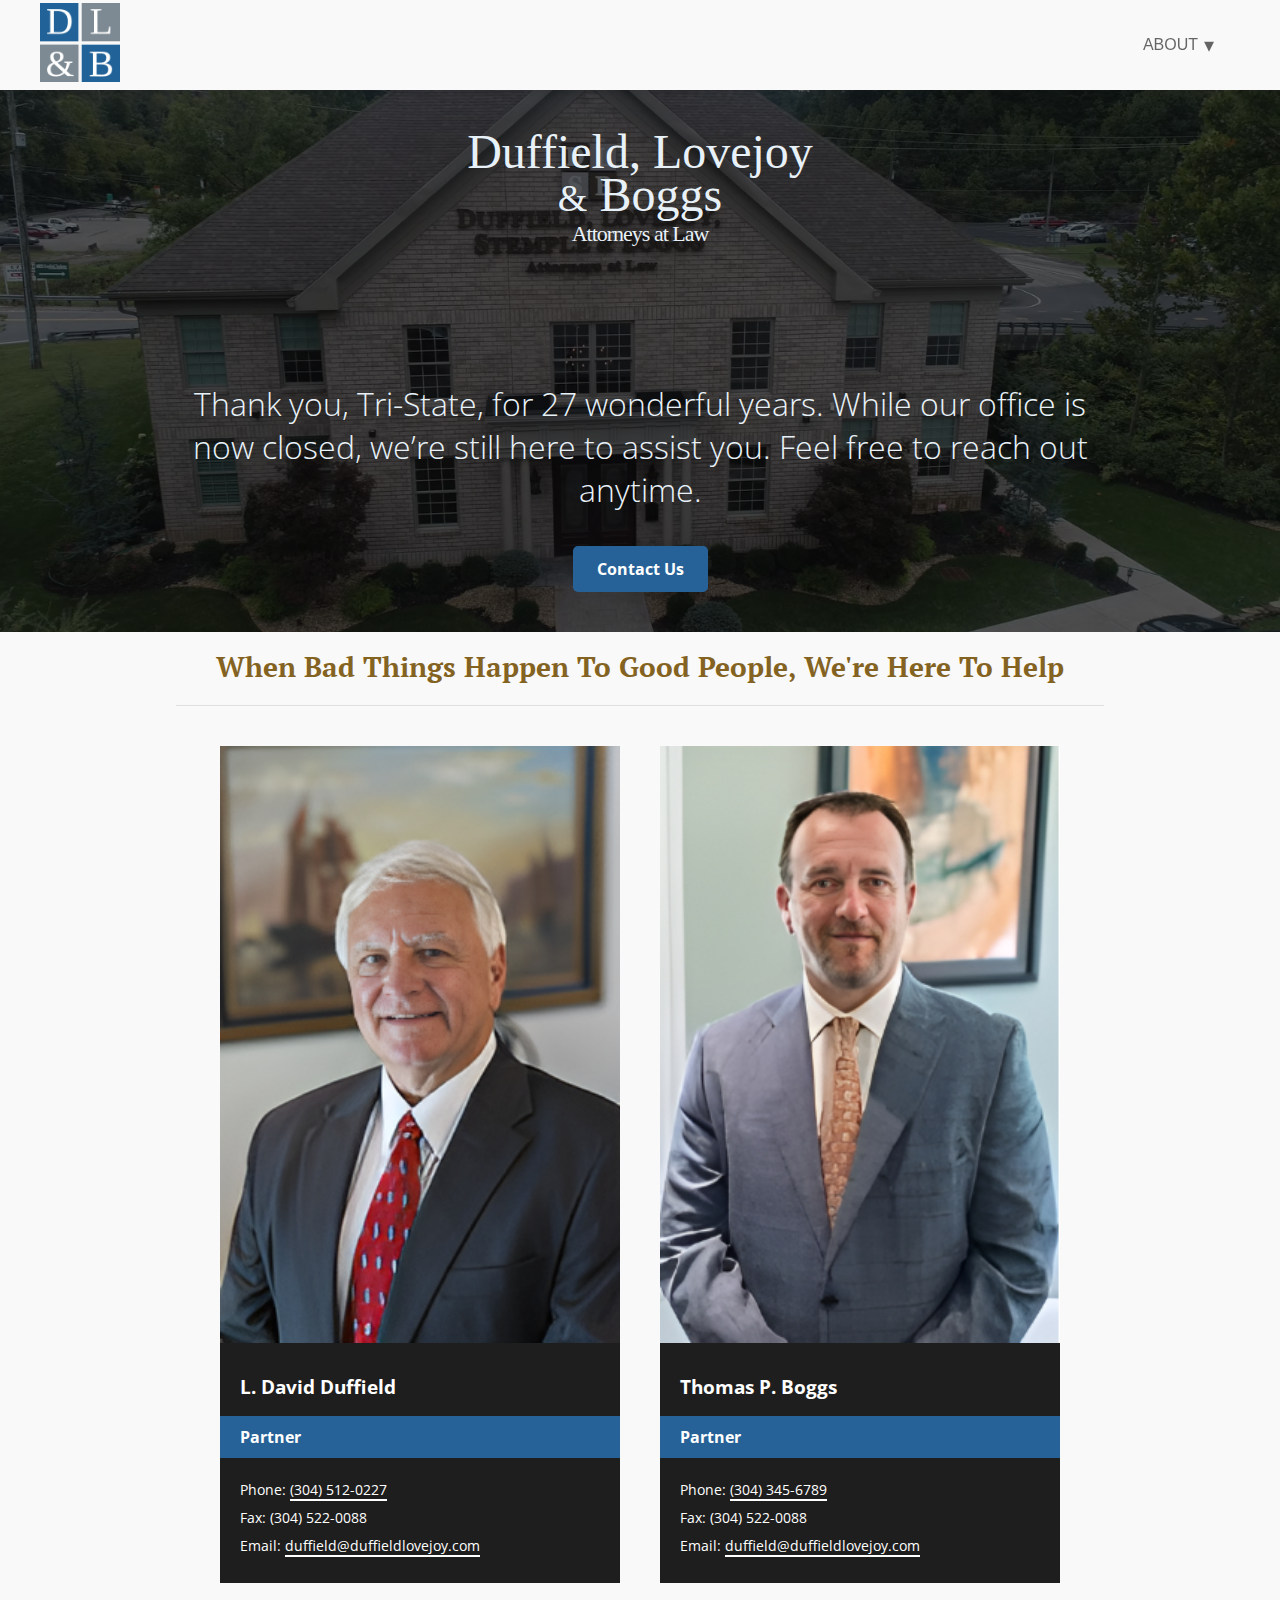
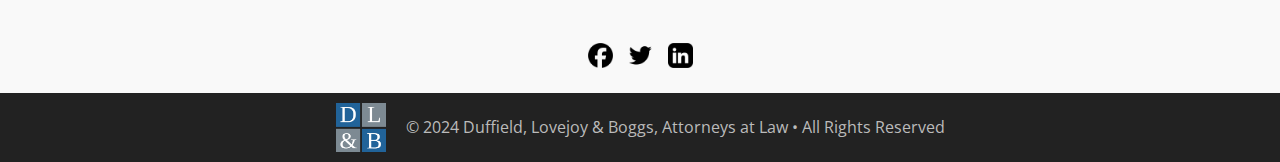
<file: index.html>
<!DOCTYPE html>
<html lang="en">
  <head>
    <meta charset="UTF-8" />
    <meta name="viewport" content="width=device-width, initial-scale=1.0" />
    <title>
      Personal Injury & Car Accident Attorneys in Huntington, WV | Duffield,
      Lovejoy & Boggs
    </title>
    <meta
      name="description"
      content="Experienced personal injury and car accident attorneys in Huntington, WV. Contact Duffield, Lovejoy & Boggs for compassionate legal representation."
    />
    <link rel="icon" href="images/logo.ico" type="image/x-icon" />
    <link rel="stylesheet" href="styles.css" />
    <script type="application/ld+json">
      {
        "@context": "http://schema.org",
        "@type": "LegalService",
        "name": "Duffield, Lovejoy & Boggs",
        "url": "http://www.duffieldlovejoy.com",
        "logo": "http://www.duffieldlovejoy.com/images/logo.png",
        "sameAs": [
          "https://www.facebook.com/duffieldlovejoy",
          "https://twitter.com/duffieldlovejoy"
        ],
        "telephone": "+13045120227"
      }
    </script>
  </head>
  <body>
    <!-- Navbar -->
    <nav class="navbar">
      <div class="container">
        <div class="logo">
          <img src="images/logo.png" alt="DL&B Logo" />
        </div>

        <div class="nav-links">
          <!-- Dropdown Menu -->
          <div class="dropdown">
            <button class="dropdown-toggle">ABOUT</button>
            <div class="dropdown-menu">
              <a href="david-duffield.html">L. David Duffield</a>
              <a href="thomas-boggs.html">Thomas P. Boggs</a>
            </div>
          </div>
        </div>
      </div>
    </nav>
    <!-- Header Section -->
    <header>
      <div class="container-small">
        <div class="header-text">
          <h1>
            Duffield, Lovejoy<br />
            <span>&</span> Boggs
          </h1>
          <h2>Attorneys at Law</h2>
          <p>
            Thank you, Tri-State, for 27 wonderful years. While our office is
            now closed, we’re still here to assist you. Feel free to reach out
            anytime.
          </p>
          <a href="#contact" class="cta-button">Contact Us</a>
          <!-- CTA Button -->
        </div>
      </div>
    </header>

    <!-- Main Content Container (Max width 1200px) -->
    <div class="container">
      <!-- Team Section -->
      <div class="quote">
        <blockquote>
          <h2>When Bad Things Happen To Good People, We're Here To Help</h2>
        </blockquote>
        <div class="divider" id="contact"></div>
      </div>
    </div>

    <div class="container">
      <div class="card-container">
        <!-- Your card elements here -->
        <div class="card">
          <img
            src="images/david-duffield.png"
            alt="L. David Duffield"
            class="card-image"
          />
          <div class="card-content">
            <h2>L. David Duffield</h2>
            <p class="position">Partner</p>

            <ul class="contact-info">
              <li>Phone: <a href="tel:+13045120227">(304) 512-0227</a></li>
              <li>Fax: (304) 522-0088</li>
              <li>
                Email:
                <a href="mailto:duffield@duffieldlovejoy.com"
                  >duffield@duffieldlovejoy.com</a
                >
              </li>
            </ul>
          </div>
        </div>

        <div class="card">
          <img
            src="images/thom-boggs.jpg"
            alt="Thomas P. Boggs"
            class="card-image"
          />
          <div class="card-content">
            <h2>Thomas P. Boggs</h2>
            <p class="position">Partner</p>

            <ul class="contact-info">
              <li>Phone: <a href="tel:+13043456789">(304) 345-6789</a></li>
              <li>Fax: (304) 522-0088</li>
              <li>
                Email:
                <a href="mailto:duffield@duffieldlovejoy.com"
                  >duffield@duffieldlovejoy.com</a
                >
              </li>
            </ul>
          </div>
        </div>
      </div>
    </div>

    <!-- Stay Connected Section -->
    <div class="stay-connected">
      <div class="social-media">
        <a
          href="https://www.facebook.com/DuffieldLovejoy/"
          target="_blank"
          aria-label="Facebook"
        >
          <img src="images/facebook-icon.png" alt="Facebook" />
        </a>
        <a
          href="https://twitter.com/DuffieldLovejoy/"
          target="_blank"
          aria-label="Twitter"
        >
          <img src="images/twitter-icon.png" alt="Twitter" />
        </a>
        <a
          href="https://www.linkedin.com/company/duffield-lovejoy-stemple-&-boggs/"
          target="_blank"
          aria-label="LinkedIn"
        >
          <img src="images/linkedin-icon.png" alt="LinkedIn" />
        </a>
      </div>
    </div>
    <!-- Footer -->
    <footer>
      <div class="footer-content">
        <img src="images/logo.png" alt="DL&B Logo" class="footer-logo" />
        <p>
          © 2024 Duffield, Lovejoy & Boggs, Attorneys at Law • All Rights
          Reserved
        </p>
      </div>
    </footer>
  </body>
</html>
</file>
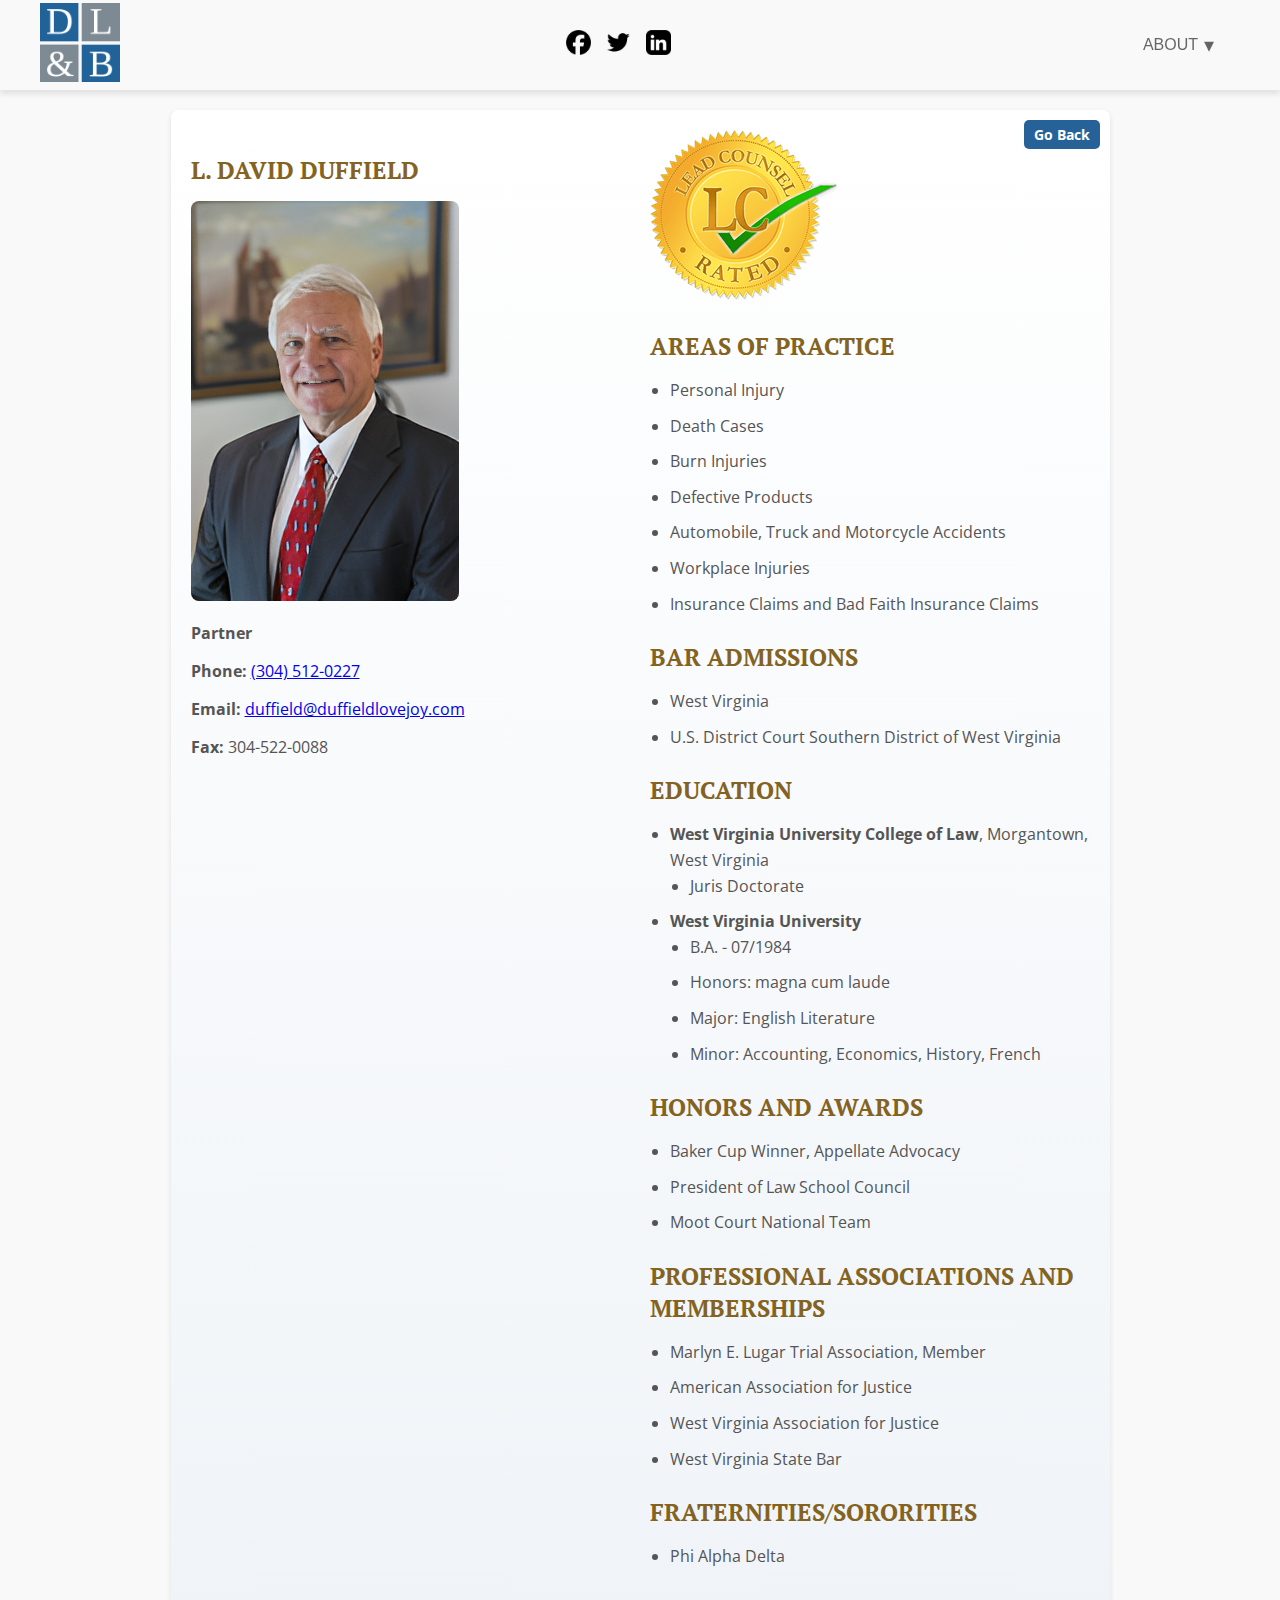
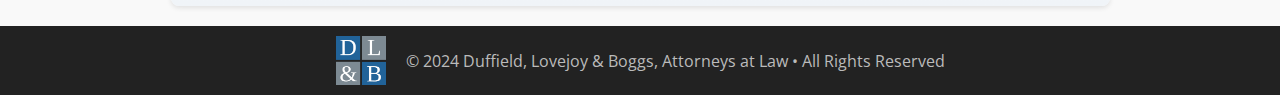
<file: david-duffield.html>
<!DOCTYPE html>
<html lang="en">
  <head>
    <meta charset="UTF-8" />
    <meta name="viewport" content="width=device-width, initial-scale=1.0" />
    <title>Contact Information</title>
    <link rel="stylesheet" href="styles.css" />
  </head>

  <body>
    <!-- Navbar -->
    <nav class="navbar">
      <div class="container">
        <div class="logo">
          <img src="images/logo.png" alt="DL&B Logo" />
        </div>

        <!-- Social Media Icons -->
        <div class="social-media">
          <a
            href="https://www.facebook.com/DuffieldLovejoy/"
            target="_blank"
            aria-label="Facebook"
          >
            <img src="images/facebook-icon.png" alt="Facebook" />
          </a>
          <a
            href="https://twitter.com/DuffieldLovejoy/"
            target="_blank"
            aria-label="Twitter"
          >
            <img src="images/twitter-icon.png" alt="Twitter" />
          </a>
          <a
            href="https://www.linkedin.com/company/duffield-lovejoy-stemple-&-boggs/"
            target="_blank"
            aria-label="LinkedIn"
          >
            <img src="images/linkedin-icon.png" alt="LinkedIn" />
          </a>
        </div>

        <div class="nav-links">
          <!-- Dropdown Menu -->
          <div class="dropdown">
            <button class="dropdown-toggle">ABOUT</button>
            <div class="dropdown-menu">
              <a href="david-duffield.html">L. David Duffield</a>
              <a href="thomas-boggs.html">Thomas P. Boggs</a>
            </div>
          </div>
        </div>
      </div>
    </nav>

    <div class="container">
      <div class="flex-container">
        <section class="contact-section">
          <div class="contact-details">
            <a href="javascript:history.back()" class="go-back-btn">Go Back</a>
            <h3>L. David Duffield</h3>
            <img src="images/david-duffield.png" alt="L. David Duffield" />
            <p><strong>Partner</strong></p>
            <p>
              <strong>Phone:</strong>
              <a href="tel:+13045120227">(304) 512-0227</a>
            </p>
            <p>
              <strong>Email:</strong>
              <a href="mailto:duffield@duffieldlovejoy.com"
                >duffield@duffieldlovejoy.com</a
              >
            </p>
            <p><strong>Fax:</strong> 304-522-0088</p>
          </div>

          <div class="list-container">
            <img src="images/lead-counsel-logo.webp" alt="Lead Counsel Logo" />
            <h3>Areas of Practice</h3>
            <ul>
              <li>Personal Injury</li>
              <li>Death Cases</li>
              <li>Burn Injuries</li>
              <li>Defective Products</li>
              <li>Automobile, Truck and Motorcycle Accidents</li>
              <li>Workplace Injuries</li>
              <li>Insurance Claims and Bad Faith Insurance Claims</li>
            </ul>

            <h3>Bar Admissions</h3>
            <ul>
              <li>West Virginia</li>
              <li>U.S. District Court Southern District of West Virginia</li>
            </ul>

            <h3>Education</h3>
            <ul>
              <li>
                <strong>West Virginia University College of Law</strong>,
                Morgantown, West Virginia
                <ul>
                  <li>Juris Doctorate</li>
                </ul>
              </li>
              <li>
                <strong>West Virginia University</strong>
                <ul>
                  <li>B.A. - 07/1984</li>
                  <li>Honors: magna cum laude</li>
                  <li>Major: English Literature</li>
                  <li>Minor: Accounting, Economics, History, French</li>
                </ul>
              </li>
            </ul>

            <h3>Honors And Awards</h3>
            <ul>
              <li>Baker Cup Winner, Appellate Advocacy</li>
              <li>President of Law School Council</li>
              <li>Moot Court National Team</li>
            </ul>

            <h3>Professional Associations And Memberships</h3>
            <ul>
              <li>Marlyn E. Lugar Trial Association, Member</li>
              <li>American Association for Justice</li>
              <li>West Virginia Association for Justice</li>
              <li>West Virginia State Bar</li>
            </ul>

            <h3>Fraternities/Sororities</h3>
            <ul>
              <li>Phi Alpha Delta</li>
            </ul>
          </div>
        </section>
      </div>
    </div>
    <!-- Footer -->
    <footer>
      <div class="footer-content">
        <img src="images/logo.png" alt="DL&B Logo" class="footer-logo" />
        <p>
          © 2024 Duffield, Lovejoy & Boggs, Attorneys at Law • All Rights
          Reserved
        </p>
      </div>
    </footer>
  </body>
</html>
</file>
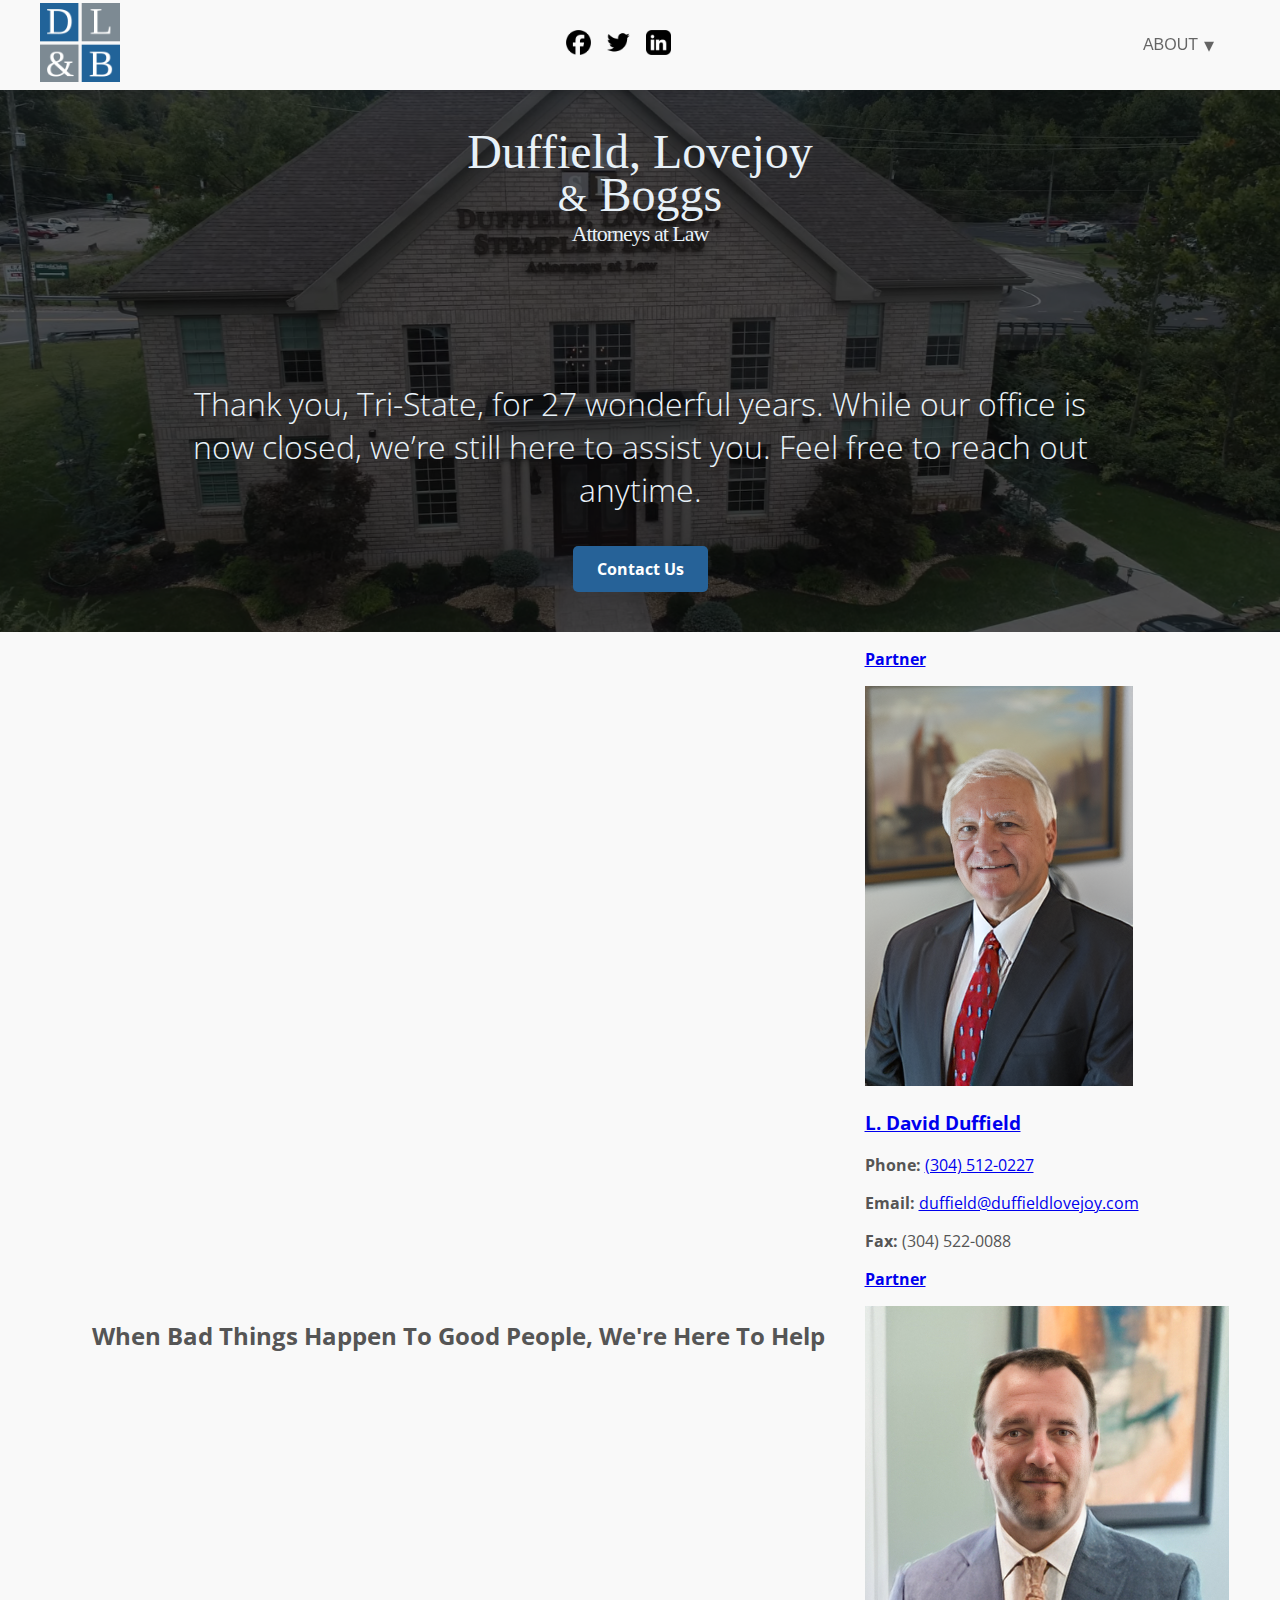
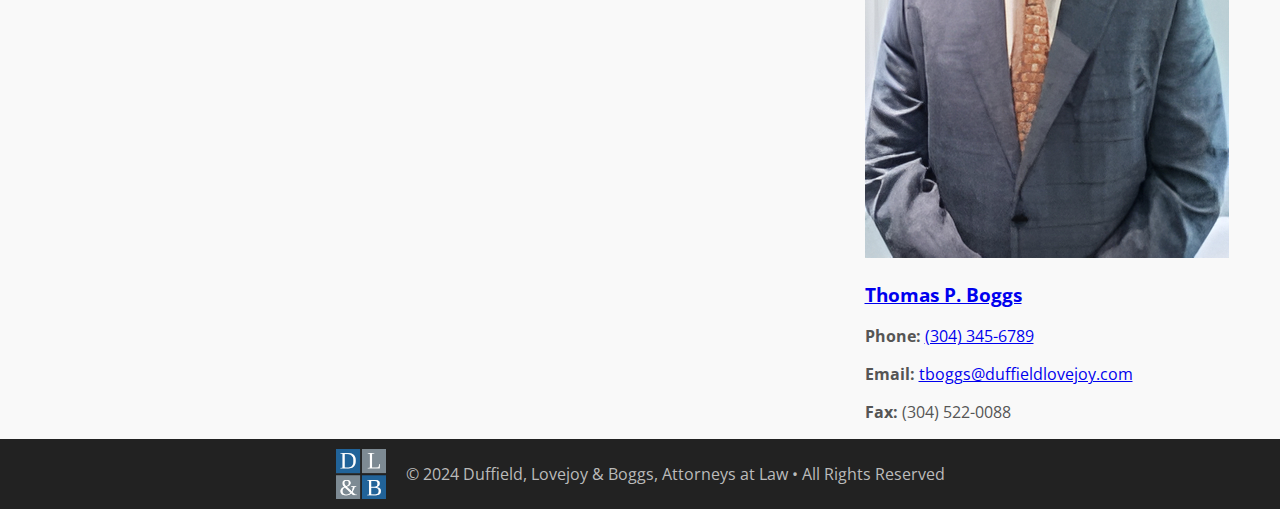
<file: fddf.html>
<!DOCTYPE html>
<html lang="en">
  <head>
    <meta charset="UTF-8" />
    <meta name="viewport" content="width=device-width, initial-scale=1.0" />
    <title>
      Personal Injury & Car Accident Attorneys in Huntington, WV | Duffield,
      Lovejoy & Boggs
    </title>
    <meta
      name="description"
      content="Experienced personal injury and car accident attorneys in Huntington, WV. Contact Duffield, Lovejoy & Boggs for compassionate legal representation."
    />
    <link rel="icon" href="images/logo.ico" type="image/x-icon" />
    <link rel="stylesheet" href="styles.css" />
    <script type="application/ld+json">
      {
        "@context": "http://schema.org",
        "@type": "LegalService",
        "name": "Duffield, Lovejoy & Boggs",
        "url": "http://www.duffieldlovejoy.com",
        "logo": "http://www.duffieldlovejoy.com/images/logo.png",
        "sameAs": [
          "https://www.facebook.com/duffieldlovejoy",
          "https://twitter.com/duffieldlovejoy"
        ],
        "telephone": "+13045120227"
      }
    </script>
  </head>
  <body>
    <!-- Navbar -->
    <nav class="navbar">
      <div class="container">
        <div class="logo">
          <img src="images/logo.png" alt="DL&B Logo" />
        </div>

        <!-- Social Media Icons -->
        <div class="social-media">
          <a
            href="https://www.facebook.com/DuffieldLovejoy/"
            target="_blank"
            aria-label="Facebook"
          >
            <img src="images/facebook-icon.png" alt="Facebook" />
          </a>
          <a
            href="https://twitter.com/DuffieldLovejoy/"
            target="_blank"
            aria-label="Twitter"
          >
            <img src="images/twitter-icon.png" alt="Twitter" />
          </a>
          <a
            href="https://www.linkedin.com/company/duffield-lovejoy-stemple-&-boggs/"
            target="_blank"
            aria-label="LinkedIn"
          >
            <img src="images/linkedin-icon.png" alt="LinkedIn" />
          </a>
        </div>

        <div class="nav-links">
          <!-- Dropdown Menu -->
          <div class="dropdown">
            <button class="dropdown-toggle">ABOUT</button>
            <div class="dropdown-menu">
              <a href="david-duffield.html">L. David Duffield</a>
              <a href="thomas-boggs.html">Thomas P. Boggs</a>
            </div>
          </div>
        </div>
      </div>
    </nav>
    <!-- Header Section -->
    <header>
      <div class="container-small">
        <div class="header-text">
          <h1>
            Duffield, Lovejoy<br />
            <span>&</span> Boggs
          </h1>
          <h2>Attorneys at Law</h2>
          <p>
            Thank you, Tri-State, for 27 wonderful years. While our office is
            now closed, we’re still here to assist you. Feel free to reach out
            anytime.
          </p>
          <a href="#contact" class="cta-button">Contact Us</a>
          <!-- CTA Button -->
        </div>
      </div>
    </header>

    <!-- Main Content Container (Max width 1200px) -->
    <div class="container">
      <!-- Team Section -->
      <div class="team-title">
        <blockquote>
          <h2>When Bad Things Happen To Good People, We're Here To Help</h2>
          <!-- Title above the team members -->
        </blockquote>
      </div>
      <section class="team" id="contact">
        <div class="member">
          <a href="david-duffield.html">
            <p><strong>Partner</strong></p>
            <img src="images/david-duffield.png" alt="L. David Duffield" />
            <h3>L. David Duffield</h3>
          </a>
          <p>
            <strong>Phone:</strong>
            <a class="card-info" href="tel:+13045120227">(304) 512-0227</a>
          </p>
          <p>
            <strong>Email:</strong>
            <a class="card-info" href="mailto:duffield@duffieldlovejoy.com"
              >duffield@duffieldlovejoy.com</a
            >
          </p>
          <p>
            <strong>Fax:</strong>
            <a class="fax-info">(304) 522-0088</a>
          </p>
        </div>
        <div class="member">
          <a href="thom-boggs.html">
            <p><strong>Partner</strong></p>
            <img src="images/thomas-boggs.jpg" alt="Thomas P. Boggs" />
            <h3>Thomas P. Boggs</h3>
          </a>
          <p>
            <strong>Phone:</strong>
            <a href="tel:+13043456789">(304) 345-6789</a>
          </p>
          <p>
            <strong>Email:</strong>
            <a href="mailto:duffield@duffieldlovejoy.com"
              >tboggs@duffieldlovejoy.com</a
            >
          </p>
          <p>
            <strong>Fax:</strong>
            <a class="fax-info">(304) 522-0088</a>
          </p>
        </div>
      </section>
    </div>
    <!-- Footer -->
    <footer>
      <div class="footer-content">
        <img src="images/logo.png" alt="DL&B Logo" class="footer-logo" />
        <p>
          © 2024 Duffield, Lovejoy & Boggs, Attorneys at Law • All Rights
          Reserved
        </p>
      </div>
    </footer>
  </body>
</html>
</file>
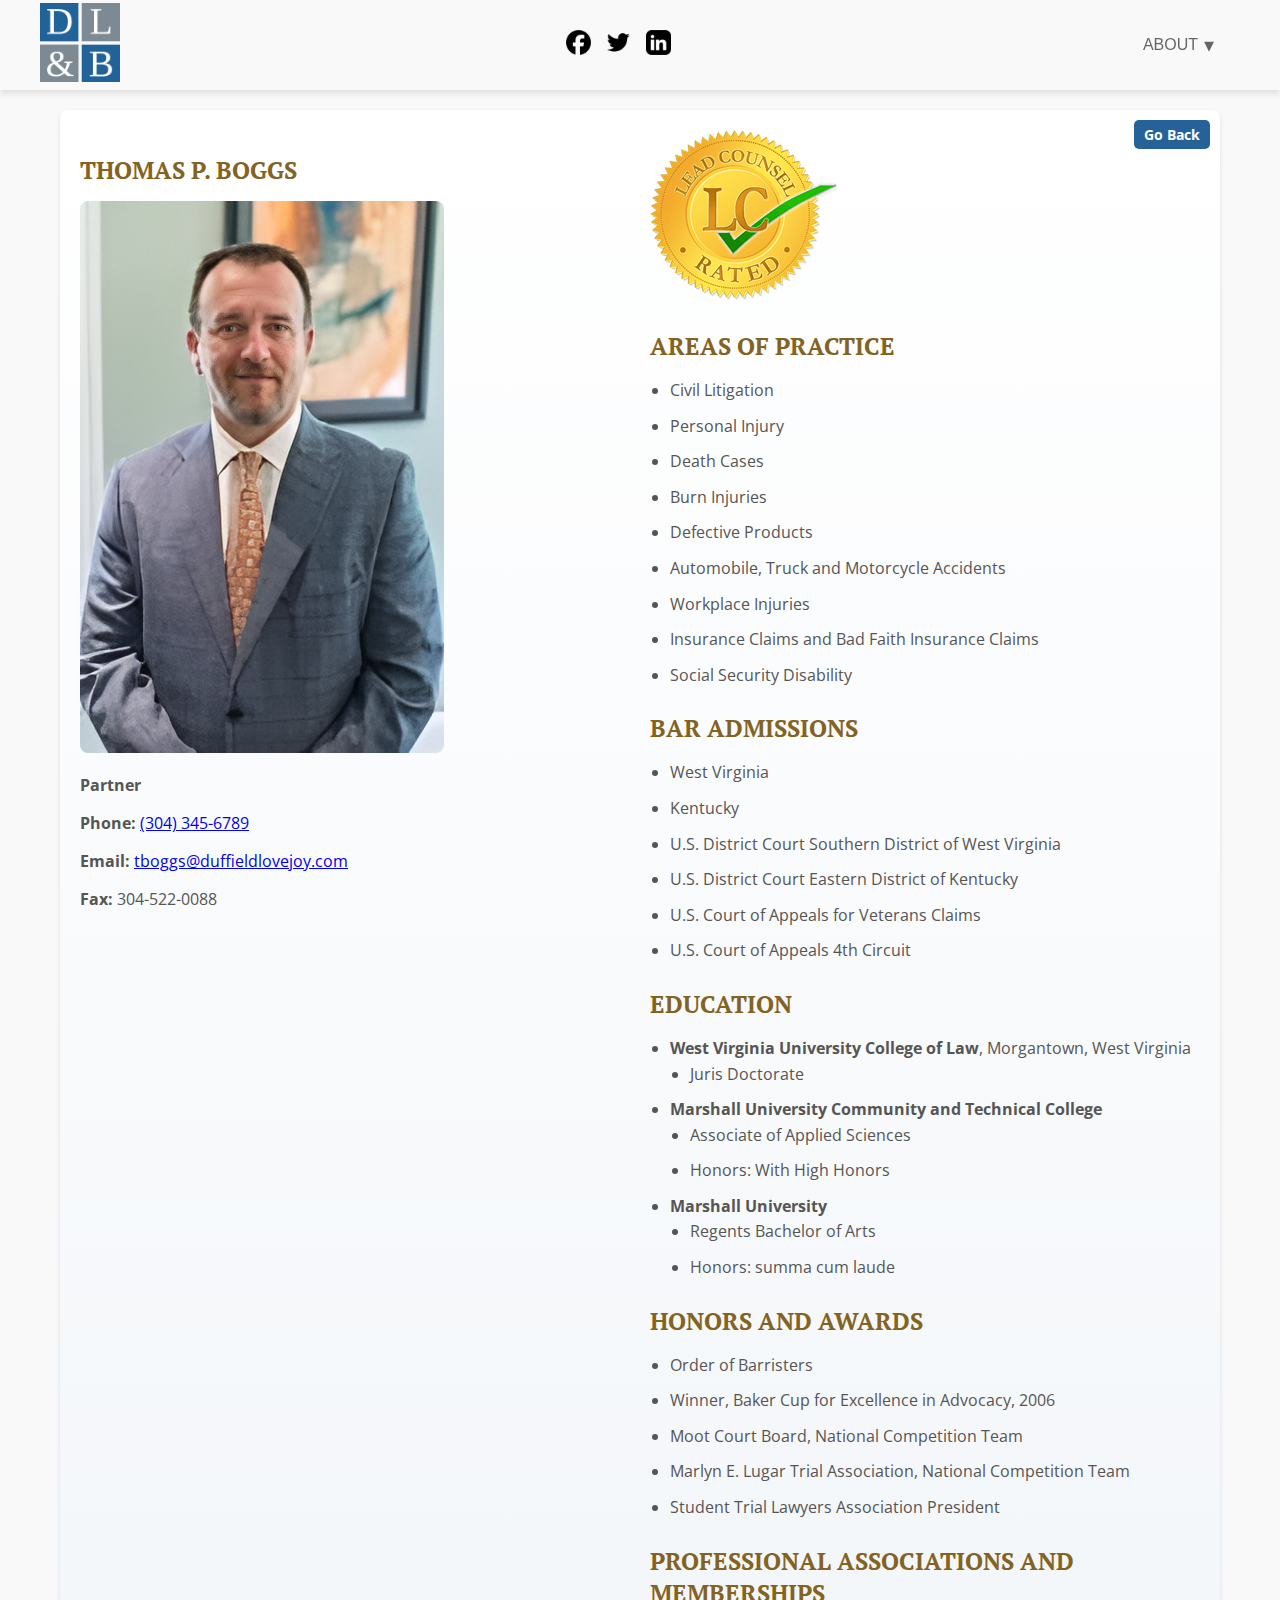
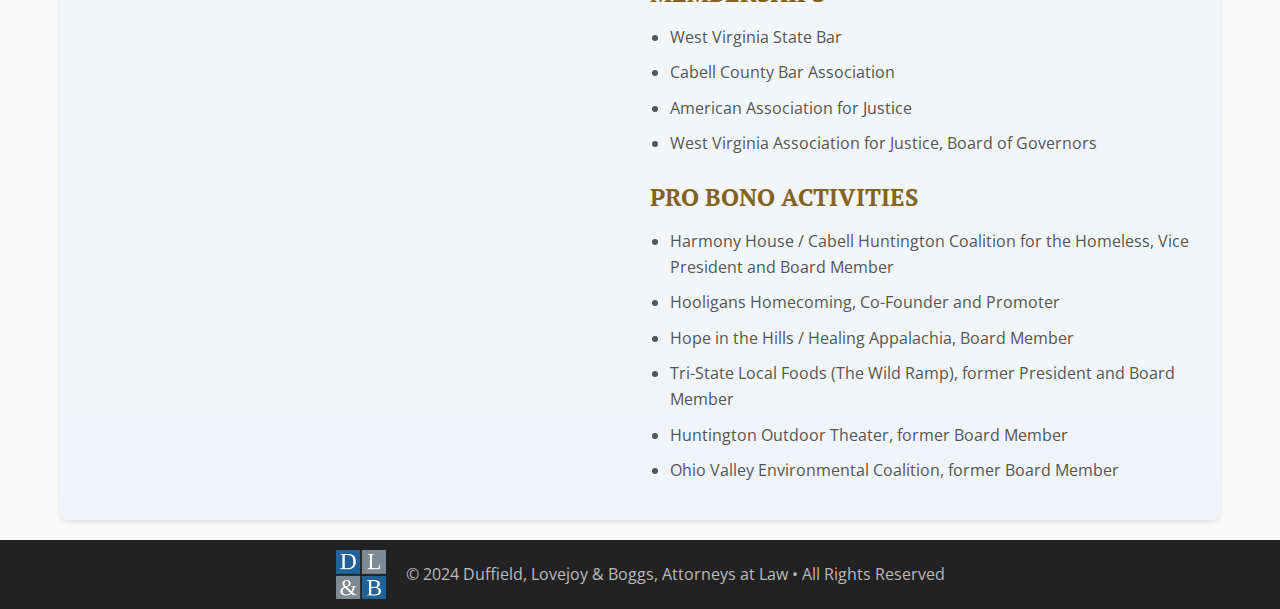
<file: thom-boggs.html>
<!DOCTYPE html>
<html lang="en">
  <head>
    <meta charset="UTF-8" />
    <meta name="viewport" content="width=device-width, initial-scale=1.0" />
    <title>Contact Information</title>
    <link rel="stylesheet" href="styles.css" />
  </head>

  <body>
    <!-- Navbar -->
    <nav class="navbar">
      <div class="container">
        <div class="logo">
          <img src="images/logo.png" alt="DL&B Logo" />
        </div>

        <!-- Social Media Icons -->
        <div class="social-media">
          <a
            href="https://www.facebook.com/DuffieldLovejoy/"
            target="_blank"
            aria-label="Facebook"
          >
            <img src="images/facebook-icon.png" alt="Facebook" />
          </a>
          <a
            href="https://twitter.com/DuffieldLovejoy/"
            target="_blank"
            aria-label="Twitter"
          >
            <img src="images/twitter-icon.png" alt="Twitter" />
          </a>
          <a
            href="https://www.linkedin.com/company/duffield-lovejoy-stemple-&-boggs/"
            target="_blank"
            aria-label="LinkedIn"
          >
            <img src="images/linkedin-icon.png" alt="LinkedIn" />
          </a>
        </div>

        <div class="nav-links">
          <!-- Dropdown Menu -->
          <div class="dropdown">
            <button class="dropdown-toggle">ABOUT</button>
            <div class="dropdown-menu">
              <a href="david-duffield.html">L. David Duffield</a>
              <a href="thomas-boggs.html">Thomas P. Boggs</a>
            </div>
          </div>
        </div>
      </div>
    </nav>

    <div class="container">
      <div class="flex-container">
        <section class="contact-section">
          <div class="contact-details">
            <a href="javascript:history.back()" class="go-back-btn">Go Back</a>
            <h3>Thomas P. Boggs</h3>
            <img src="images/thomas-boggs.jpg" alt="Thomas P. Boggs" />
            <p><strong>Partner</strong></p>
            <p>
              <strong>Phone:</strong>
              <a href="tel:+13043456789">(304) 345-6789</a>
            </p>
            <p>
              <strong>Email:</strong>
              <a href="mailto:tboggs@duffieldlovejoy.com"
                >tboggs@duffieldlovejoy.com</a
              >
            </p>
            <p><strong>Fax:</strong> 304-522-0088</p>
          </div>

          <div class="list-container">
            <img src="images/lead-counsel-logo.webp" alt="Lead Counsel Logo" />
            <h3>Areas of Practice</h3>
            <ul>
              <li>Civil Litigation</li>
              <li>Personal Injury</li>
              <li>Death Cases</li>
              <li>Burn Injuries</li>
              <li>Defective Products</li>
              <li>Automobile, Truck and Motorcycle Accidents</li>
              <li>Workplace Injuries</li>
              <li>Insurance Claims and Bad Faith Insurance Claims</li>
              <li>Social Security Disability</li>
            </ul>

            <h3>Bar Admissions</h3>
            <ul>
              <li>West Virginia</li>
              <li>Kentucky</li>
              <li>U.S. District Court Southern District of West Virginia</li>
              <li>U.S. District Court Eastern District of Kentucky</li>
              <li>U.S. Court of Appeals for Veterans Claims</li>
              <li>U.S. Court of Appeals 4th Circuit</li>
            </ul>

            <h3>Education</h3>
            <ul>
              <li>
                <strong>West Virginia University College of Law</strong>,
                Morgantown, West Virginia
                <ul>
                  <li>Juris Doctorate</li>
                </ul>
              </li>
              <li>
                <strong
                  >Marshall University Community and Technical College</strong
                >
                <ul>
                  <li>Associate of Applied Sciences</li>
                  <li>Honors: With High Honors</li>
                </ul>
              </li>
              <li>
                <strong>Marshall University</strong>
                <ul>
                  <li>Regents Bachelor of Arts</li>
                  <li>Honors: summa cum laude</li>
                </ul>
              </li>
            </ul>

            <h3>Honors And Awards</h3>
            <ul>
              <li>Order of Barristers</li>
              <li>Winner, Baker Cup for Excellence in Advocacy, 2006</li>
              <li>Moot Court Board, National Competition Team</li>
              <li>
                Marlyn E. Lugar Trial Association, National Competition Team
              </li>
              <li>Student Trial Lawyers Association President</li>
            </ul>

            <h3>Professional Associations And Memberships</h3>
            <ul>
              <li>West Virginia State Bar</li>
              <li>Cabell County Bar Association</li>
              <li>American Association for Justice</li>
              <li>West Virginia Association for Justice, Board of Governors</li>
            </ul>

            <h3>Pro Bono Activities</h3>
            <ul>
              <li>
                Harmony House / Cabell Huntington Coalition for the Homeless,
                Vice President and Board Member
              </li>
              <li>Hooligans Homecoming, Co-Founder and Promoter</li>
              <li>Hope in the Hills / Healing Appalachia, Board Member</li>
              <li>
                Tri-State Local Foods (The Wild Ramp), former President and
                Board Member
              </li>
              <li>Huntington Outdoor Theater, former Board Member</li>
              <li>Ohio Valley Environmental Coalition, former Board Member</li>
            </ul>
          </div>
        </section>
      </div>
    </div>
    <!-- Footer -->
    <footer>
      <div class="footer-content">
        <img src="images/logo.png" alt="DL&B Logo" class="footer-logo" />
        <p>
          © 2024 Duffield, Lovejoy & Boggs, Attorneys at Law • All Rights
          Reserved
        </p>
      </div>
    </footer>
  </body>
</html>
</file>
<file: styles.css>
/* Import Google Fonts */
@import url("https://fonts.googleapis.com/css2?family=Open+Sans:ital,wght@0,300..800;1,300..800&family=PT+Serif:ital,wght@0,400;0,700;1,400;1,700&family=Tinos:ital,wght@0,400;0,700;1,400;1,700&display=swap");

:root {
  --primary-color: #266298;
  /* Primary color */
  --secondary-color: #1f4e7a;
  /* Secondary color */
  --background-color: #f4f4f4;
  /* Background color */
  --header-font: "Tinos", serif;
  --body-font: "Open Sans", sans-serif;
  --serif-font: "PT Serif", serif;
}

/* General Styles */
body {
  font-family: "Open Sans", sans-serif;
  margin: 0;
  padding: 0;
  background-color: #f9f9f9;
  /* Light background for the contact section */

  color: #555;
  /* Adjusted text color for better readability */
}

/* Container */
.container {
  max-width: 1200px;
  margin: 0 auto;
  padding: 0 20px;
  display: flex;
  justify-content: center;
  align-items: center;
}

/* Container */
.container-small {
  max-width: 900px;
  margin: 0 auto;
  padding: 0 20px;
}

/* Navbar */
.navbar {
  background-color: #f9f9f9;
  /* Slightly darker navbar */
  box-shadow: 0px 4px 6px rgba(0, 0, 0, 0.1);
  /* Subtle shadow for depth */
  position: sticky;
  top: 0;
  width: 100%;
  z-index: 10;
}

/* Basic navbar styling */
.navbar .container {
  display: flex;
  justify-content: space-between;
  align-items: center;
  height: 70px;
  padding: 10px;
}

.nav-links {
  display: flex;
  align-items: center;
}

.nav-links a {
  color: #00000099;
  text-decoration: none;
}

/* Dropdown styling */
.dropdown {
  position: relative;
  display: inline-block;
  margin-left: 20px;
}

.dropdown-toggle {
  background-color: transparent;
  border: none;
  cursor: pointer;
  font-size: 16px;
  color: #00000099;
  font-weight: normal;
  display: inline-flex;
  align-items: center;
  text-decoration: none;
}

.dropdown-toggle:hover {
  text-decoration: underline; /* Underline on hover for a link effect */
}

/* Optional dropdown arrow */
.dropdown-toggle::after {
  content: "▾"; /* Thin downward arrow symbol */
  font-size: 20px;
  color: #00000099; /* Match the arrow color to the link color */
  margin-left: 6px;
}

/* Dropdown Menu styling */
.dropdown-menu {
  display: none;
  position: absolute;
  top: 100%;
  left: 0;
  background-color: #fff;
  box-shadow: 0px 8px 16px rgba(0, 0, 0, 0.2);
  border-radius: 5px;
  min-width: 160px;
  z-index: 1;
}

.dropdown-menu a {
  color: #333;
  padding: 12px 16px;
  display: block;
  text-decoration: none;
  transition: background-color 0.3s ease;
}

.dropdown-menu a:hover {
  background-color: #ddd;
}

/* Show dropdown menu on hover */
.dropdown:hover .dropdown-menu {
  display: block;
}

.logo img {
  width: 80px;
}

.navbar .nav-links {
  margin-right: 20px;
}

.contact-link {
  position: relative;
}

.contact-link::after {
  content: "";
  position: absolute;
  left: 0;
  bottom: 0;
  width: 100%;
  height: 2px;
  background-color: var(--primary-color);
  transform: scaleX(0);
  transition: transform 0.3s ease;
}

.contact-link:hover::after {
  transform: scaleX(1);
}

/* Header Section (Full-Width Background Image) */
header {
  position: relative;
  background: linear-gradient(rgba(0, 0, 0, 0.6), rgba(0, 0, 0, 0.6)),
    url("images/office.png") no-repeat center center/cover;
  text-align: center;
  padding: 40px 20px;
  color: #e8f1f8;
  z-index: 1;
  min-height: 300px;
}

/* header::before {
  content: "";
  position: absolute;
  top: 0;
  left: 0;
  width: 100%;
  height: 100%;
  background-color: rgba(75, 100, 168, 0.4);
  z-index: -1;
} */

.header-text {
  position: relative;
  z-index: 2;
}

.header-text h1 {
  font-family: var(--header-font);
  font-size: 48px;
  font-weight: 400;
  letter-spacing: 0;
  margin: 0;
  line-height: 0.9;
}

.header-text h1 span {
  font-size: 38px;
  display: inline-block;
}

.header-text h2 {
  font-family: var(--header-font);
  font-weight: 100;
  font-size: 22px;
  letter-spacing: -1px;
  margin-top: 5px;
  margin-bottom: 15%;
}

header p {
  font-family: var(--body-font);
  font-size: 2rem;
  margin: 20px 0;
  font-weight: 300;
}

/* Call-to-Action Section */
.cta-button {
  display: inline-block;
  padding: 12px 24px;
  margin-top: 15px;
  background-color: var(--primary-color);
  /* Uses primary color */
  color: #fff;
  text-decoration: none;
  border-radius: 5px;
  font-size: 16px;
  font-weight: bold;
  transition: background-color 0.3s;
}

.cta-button:hover {
  background-color: var(--secondary-color);
  /* Uses secondary color for hover */
}

/* Quote Section */
.divider {
  width: 100%;
  height: 1px; /* Thickness of the divider */
  background-color: #e0e0e0; /* Color of the divider */
  margin: 20px 0; /* Spacing above and below the divider */
}

.quote h2 {
  color: #846322;
  font-family: var(--serif-font);
  font-size: 28px;
  margin: 0;
  text-align: center;
}

/* Contact card Section */
.card-container {
  display: flex;
  gap: 40px;
  padding: 20px;
}

.card {
  background-color: #1e1e1e;
  color: #fff;
  flex: 1; /* Allow the card to grow and fill the available space */
  min-width: 400px; /* Set a minimum width if desired */
  overflow: hidden;
  display: flex;
  flex-direction: column;
}

.card-image {
  width: 100%;
  height: auto;
}

.card-content {
  padding: 20px 0;
}
.card-content p,
.card-content li,
.card-content h2 {
  padding-left: 20px;
}

.card-content h2 {
  font-size: 1.2em;
  margin: 10px 0;
}

.position {
  background-color: var(--primary-color);
  color: white;
  padding: 10px 0;
  font-weight: bold;
  width: 100%;
}

.contact-info {
  list-style: none;
  padding: 0;
  margin: 20px 0 0;
  font-size: 0.9em;
  color: #fff;
}

.contact-info li {
  margin: 5px 0;
}

/* Specific styles for phone and email links */
.card a,
.contact-info p a {
  text-decoration: underline; /* Underline for phone and email links */
  text-underline-offset: 4px;
  text-decoration-thickness: 1.5px;
  text-decoration-color: #fff;
  color: #fff;
}

/* Footer Styles */
footer {
  background-color: #222;
  color: #bbb;
  text-align: center;
  padding: 10px 10px;
}

/* Footer Content Styles and social media */
.stay-connected {
  text-align: center; /* Center the text */
  padding: 40px 20px 20px 20px; /* Add some padding */
  color: #fff; /* Text color */
}

.social-media {
  display: flex; /* Use flexbox for alignment */
  justify-content: center; /* Center the icons */
  gap: 15px; /* Space between icons */
}

.social-media img {
  width: 25px; /* Set a fixed width for icons */
  height: auto; /* Maintain aspect ratio */
  transition: transform 0.3s; /* Smooth hover effect */
}

.social-media img:hover {
  transform: scale(1.1); /* Slightly enlarge icon on hover */
}

.footer-content {
  display: flex;
  align-items: center;
  justify-content: center;
}

footer p {
  margin: 0;
}

footer .footer-logo {
  max-width: 50px;
  height: auto;
  margin-right: 20px;
}

/* Duffield page */
.flex-container {
  display: flex;
  flex-direction: row;
  justify-content: space-between;
  padding: 20px;
  /* Added padding for breathing space */
}

.contact-section {
  position: relative;
  display: flex;
  width: 100%;
  background: linear-gradient(to bottom, #ffffff, #f0f4f8);
  /* Subtle gradient background */
  border-radius: 8px;
  /* Slightly rounded corners */
  box-shadow: 0 2px 5px rgba(0, 0, 0, 0.1);
  /* Subtle shadow for depth */
  padding: 20px;
  /* Add padding inside the section */
}

/* Style for Go Back button */
.go-back-btn {
  position: absolute;
  top: 10px;
  right: 10px;
  padding: 5px 10px;
  background-color: var(--primary-color); /* Blue background */
  color: #fff; /* White text */
  border: none;
  border-radius: 5px;
  text-decoration: none;
  font-size: 14px;
  font-weight: bold;
  cursor: pointer;
}

.go-back-btn:hover {
  background-color: var(--secondary-color); /* Darker blue on hover */
}

.contact-details {
  flex: 1;
  /* Allow this section to take up more space */
  padding-right: 20px;
  /* Add some spacing */
}

.list-container {
  flex: 1;
  /* Allow this section to take up more space */
}

.contact-details img {
  max-width: 100%;
  /* Responsive images */
  height: auto;
  /* Maintain aspect ratio */
  border-radius: 8px;
  /* Slightly rounded corners for images */
}

.contact-section h3 {
  color: #846322;
  /* Use primary color for headings */
  font-size: 24px;
  /* Set a larger font size */
  margin-bottom: 15px;
  /* Add space below the heading */
  font-family: "PT Serif", serif;
  /* Use a serif font for a classic look */
  text-transform: uppercase;
  /* Uppercase for emphasis */
}

ul {
  list-style-type: disc;
  /* Default bullet points */
  padding-left: 20px;
  /* Indent list items */
  color: #555;
  /* Color for the list text for better readability */
  line-height: 1.6;
  /* Improve spacing between list items */
}

ul li {
  margin-bottom: 10px;
  /* Space between list items */
}

/* Responsive Design */
@media (max-width: 768px) {
  .card-container {
    flex-direction: column;
  }

  header {
    padding: 20px 10px;
  }

  .header-text h1 {
    font-size: 30px;
  }
  .header-text h1 span {
    font-size: 24px;
  }
  .header-text h2 {
    font-size: 18px;
    margin-bottom: 15%;
    /* Reduce margin for medium screens */
  }

  header p {
    font-size: 24px;
  }

  .navbar .nav-links {
    margin-right: 0;
    margin-top: 10px;
  }

  .contact-link {
    font-size: 16px;
  }

  header {
    min-height: 300px;
  }
  .flex-container {
    flex-direction: column;
    align-items: center; /* Center everything horizontally */
    padding: 10px;
  }

  .list-container {
    margin-top: 20px;
  }

  .contact-section {
    flex-direction: column;
  }
}

@media (max-width: 480px) {
  .navbar .container {
    flex-direction: column;
    height: auto;
  }

  header {
    min-height: 300px;
  }

  .header-text h2 {
    margin-bottom: 15%;
    /* Reduce margin for medium screens */
  }

  /* Hides the contact link on screens smaller than 768px */
  /* .contact-link {
    display: none;
    
  } */

  .navbar .nav-links {
    margin-right: 0;
    margin-top: 10px;
  }
}
</file>
